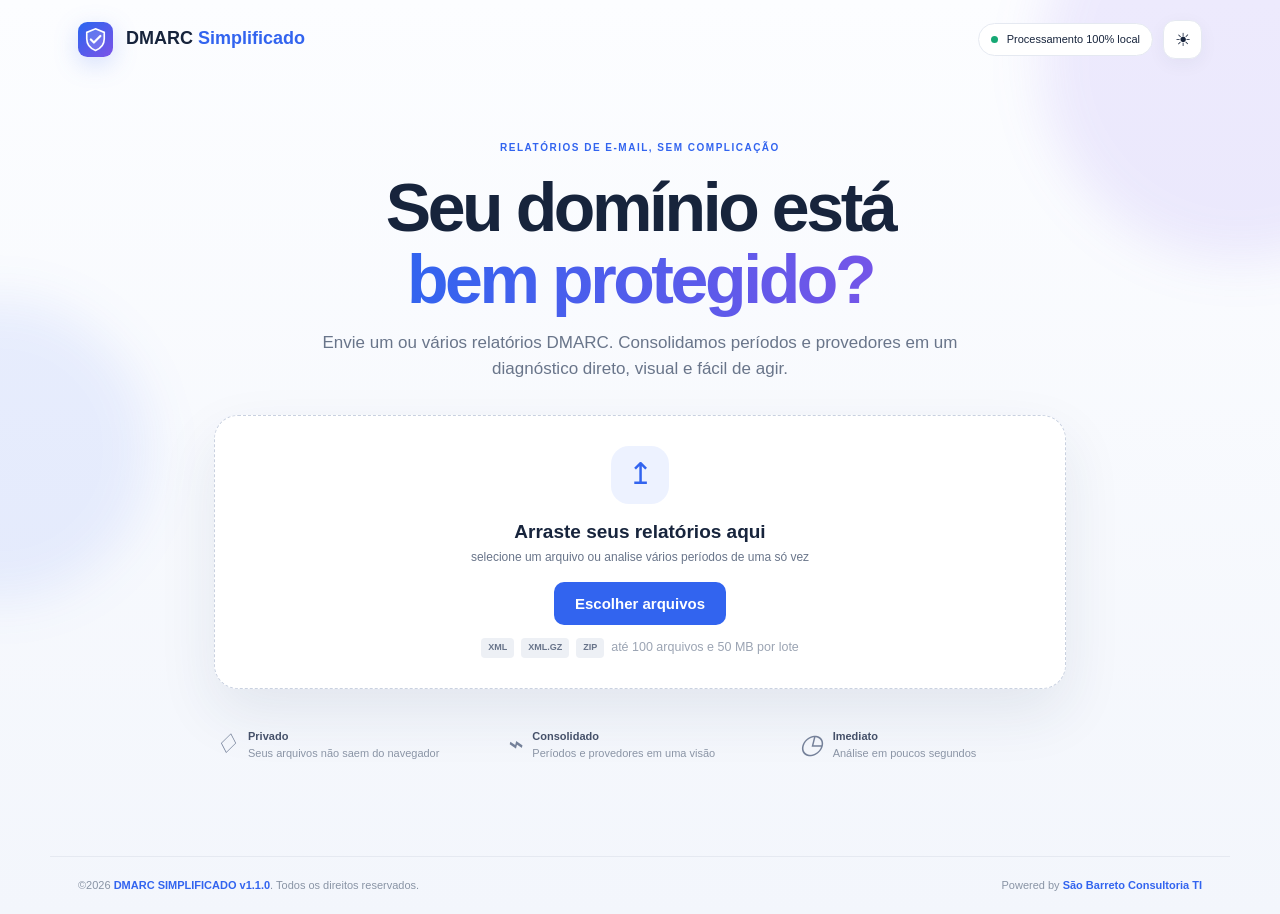
<file: index.html>
<!doctype html>
<html lang="pt-BR">
<head>
  <meta charset="utf-8">
  <meta name="viewport" content="width=device-width,initial-scale=1">
  <meta name="description" content="Leitor privado e simplificado de relatórios DMARC">
  <title>DMARC Simplificado</title>
  <link rel="icon" href="assets/images/favicon.svg" type="image/svg+xml">
  <script>document.documentElement.dataset.theme=localStorage.getItem("dmarc-theme")||(matchMedia("(prefers-color-scheme: dark)").matches?"dark":"light")</script>
  <link rel="stylesheet" href="assets/css/style.css">
  <link rel="stylesheet" href="assets/css/theme.css">
  <link rel="stylesheet" href="assets/css/batch.css">
</head>
<body>
  <div class="glow g1"></div><div class="glow g2"></div>
  <header>
    <a class="brand" href="#"><img class="brand-icon" src="assets/images/favicon.svg" alt=""> DMARC <b>Simplificado</b></a>
    <div class="header-actions"><span class="privacy"><i></i> Processamento 100% local</span><button class="theme-toggle" id="themeToggle" type="button" aria-label="Alternar tema"><span class="sun">☀</span><span class="moon">☾</span></button></div>
  </header>
  <main>
    <section class="hero" id="inicio">
      <span class="kicker">RELATÓRIOS DE E-MAIL, SEM COMPLICAÇÃO</span>
      <h1>Seu domínio está<br><em>bem protegido?</em></h1>
      <p>Envie um ou vários relatórios DMARC. Consolidamos períodos e provedores em um diagnóstico direto, visual e fácil de agir.</p>
      <div class="upload" id="dropZone">
        <span class="upload-icon">↥</span>
        <div><h2>Arraste seus relatórios aqui</h2><p>selecione um arquivo ou analise vários períodos de uma só vez</p></div>
        <label for="fileInput">Escolher arquivos</label>
        <input id="fileInput" type="file" accept=".xml,.gz,.zip" multiple hidden>
        <div class="types"><b>XML</b><b>XML.GZ</b><b>ZIP</b><small>até 100 arquivos e 50 MB por lote</small></div>
      </div>
      <div class="error" id="errorMessage" role="alert" aria-live="polite"></div>
      <div class="trust"><div><i>♢</i><span><b>Privado</b>Seus arquivos não saem do navegador</span></div><div><i>⌁</i><span><b>Consolidado</b>Períodos e provedores em uma visão</span></div><div><i>◷</i><span><b>Imediato</b>Análise em poucos segundos</span></div></div>
    </section>

    <section class="results" id="results" hidden>
      <div class="result-head"><div><span class="kicker">ANÁLISE CONCLUÍDA</span><h2>Visão consolidada</h2></div><button id="newAnalysis">＋ Nova análise</button></div>
      <div class="batch-overview">
        <div><small>Relatórios válidos</small><strong id="reportCount">0</strong><span id="duplicateCount"></span></div>
        <div><small>Período consolidado</small><strong id="batchPeriod">—</strong><span>sem somar arquivos duplicados</span></div>
        <div><small>Domínios</small><strong id="domainCount">0</strong><span id="domainNames"></span></div>
        <div><small>Provedores</small><strong id="providerCount">0</strong><span id="providerNames"></span></div>
      </div>
      <article class="summary health-summary"><div class="health-indicators"><div><div class="score" id="authRing"><span><strong id="authValue">0</strong><small>%</small></span></div><small>Saúde da autenticação</small></div><div class="policy-indicator"><small>Nível da política DMARC</small><strong id="policyLevel">—</strong><div class="policy-track"><i id="policyBar"></i></div><span id="policyHint"></span></div></div><div><span class="badge" id="statusBadge"></span><h3 id="summaryTitle"></h3><p id="summaryText"></p></div><div class="domain"><small>Escopo analisado</small><b id="domainValue"></b><span id="periodValue"></span></div></article>
      <div class="metrics"><article><i>✉</i><small>Mensagens avaliadas</small><strong id="totalMessages"></strong><p>em todos os relatórios</p></article><article><i>✓</i><small>Autenticação aprovada</small><strong id="passRate"></strong><p>ponderada pelo volume</p></article><article><i>!</i><small>Fontes com atenção</small><strong id="attentionSources"></strong><p>combinações de IP e domínio</p></article><article><i>◈</i><small>Políticas encontradas</small><strong id="policyValue"></strong><p id="policyPercent"></p></article></div>
      <article class="panel dns-panel">
        <div class="dns-intro"><div class="panel-title"><i>⌁</i><div><small>COMPARAÇÃO OPCIONAL</small><h3>Configuração DNS atual</h3></div></div><p>Compare o relatório histórico com os registros publicados agora. A consulta só acontece quando você solicitar e requer conexão com a internet.</p></div>
        <div class="dns-controls"><label>Domínio<select id="dnsDomainSelect"></select></label><button id="dnsCheck" type="button">Verificar configuração DNS atual</button></div>
        <p class="dns-privacy">Ao continuar, somente os nomes DNS do domínio e dos seletores DKIM serão enviados ao Google Public DNS ou, como alternativa, à Cloudflare. O conteúdo dos relatórios não é transmitido.</p>
        <div class="dns-status" id="dnsStatus" role="status" aria-live="polite"></div>
        <div class="dns-results" id="dnsResults" hidden>
          <article><span class="dns-type">DMARC</span><strong id="dnsDmarcTitle"></strong><p id="dnsDmarcText"></p><code id="dnsDmarcRecord"></code></article>
          <article><span class="dns-type">SPF</span><strong id="dnsSpfTitle"></strong><p id="dnsSpfText"></p><code id="dnsSpfRecord"></code></article>
          <article class="dns-dkim-card"><span class="dns-type">DKIM</span><strong id="dnsDkimTitle"></strong><p id="dnsDkimText"></p><div id="dnsDkimRecords"></div></article>
        </div>
      </article>
      <div class="columns"><article class="panel"><div class="panel-title"><i>◎</i><div><small>O QUE FAZER AGORA?</small><h3 id="actionTitle"></h3></div></div><div id="actionsList"></div></article><article class="panel"><div class="panel-title"><i>⌁</i><div><small>SOBRE OS RELATÓRIOS</small><h3>Quem enviou e quando</h3></div></div><div class="provider-summary" id="providerSummary"></div><dl id="reportMeta"></dl></article></div>
      <article class="panel sources">
        <div class="source-head"><div><span class="kicker">DETALHAMENTO TÉCNICO</span><h3>Fontes que enviaram mensagens</h3></div><span id="sourceCount"></span></div>
        <div class="filters"><label>Domínio<select id="domainFilter"><option value="">Todos</option></select></label><label>Provedor<select id="providerFilter"><option value="">Todos</option></select></label><label>Resultado<select id="statusFilter"><option value="">Todos</option><option value="pass">Aprovados</option><option value="fail">Com atenção</option></select></label><button id="clearFilters">Limpar filtros</button></div>
        <div class="table"><table><thead><tr><th>Provedor</th><th>Domínio</th><th>IP de origem</th><th>Volume</th><th>DKIM</th><th>SPF</th><th>Disposição</th><th>Diagnóstico</th></tr></thead><tbody id="sourceRows"></tbody></table></div>
        <p class="empty-filter" id="emptyFilter" hidden>Nenhuma fonte corresponde aos filtros selecionados.</p>
      </article>
      <article class="panel reports-panel"><div class="source-head"><div><span class="kicker">ARQUIVOS DO LOTE</span><h3>Detalhes por relatório</h3></div><span id="visibleReportCount"></span></div><div id="reportList" class="report-list"></div></article>
      <details class="panel glossary"><summary><span><b>?</b> O que significam DKIM, SPF e DMARC?</span><span>⌄</span></summary><div><p><b>SPF</b> lista quais servidores podem enviar e-mails pelo domínio.</p><p><b>DKIM</b> usa uma assinatura digital para comprovar origem e integridade.</p><p><b>DMARC</b> verifica o alinhamento e define o tratamento de falhas.</p></div></details>
    </section>
  </main>
  <footer><span>©2026 <a class="version-link" href="changelog.html" title="Ver histórico de versões">DMARC SIMPLIFICADO v1.1.0</a>. Todos os direitos reservados.</span><span>Powered by <a href="https://saobarreto.com.br" target="_blank" rel="noopener noreferrer">São Barreto Consultoria TI</a></span></footer>
  <script src="assets/js/theme.js?v=1.1.0"></script>
  <script src="assets/js/provider.js?v=1.1.0"></script>
  <script src="assets/js/app.js?v=1.1.0"></script>
</body>
</html>
</file>
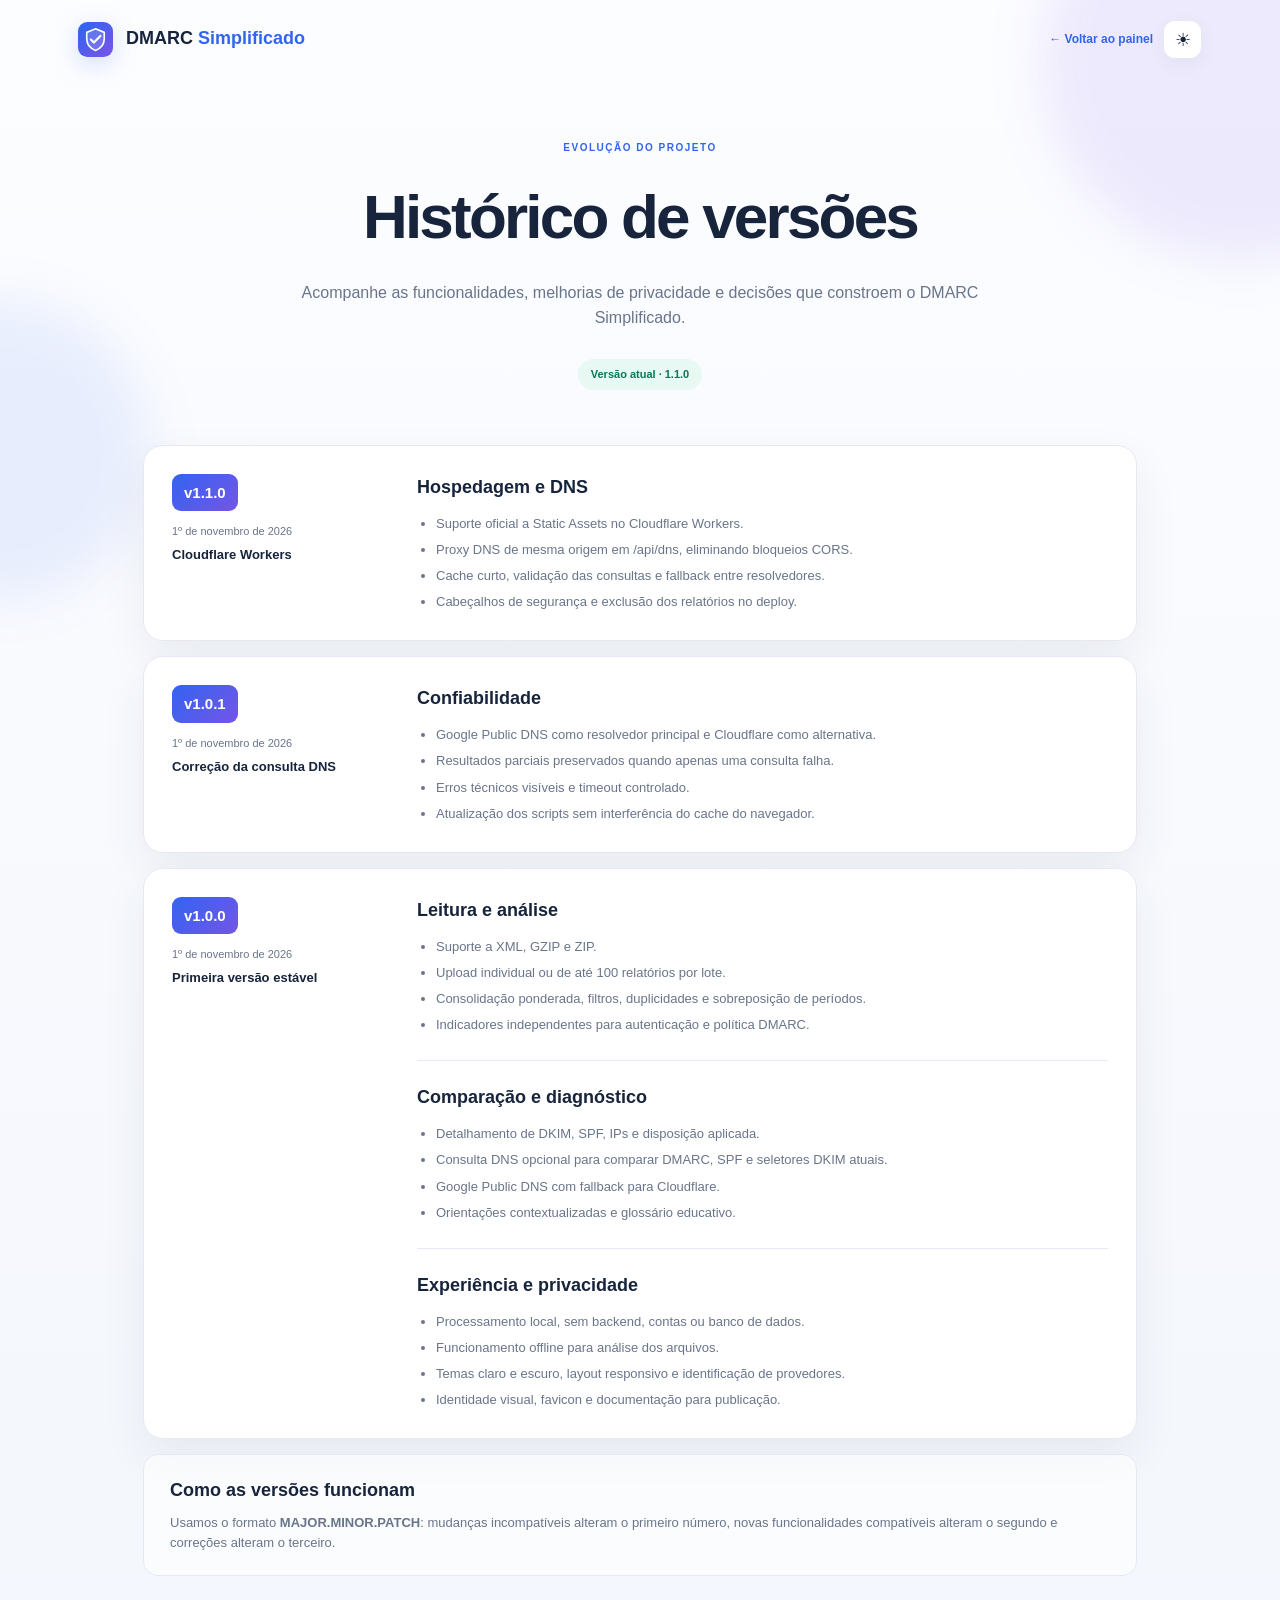
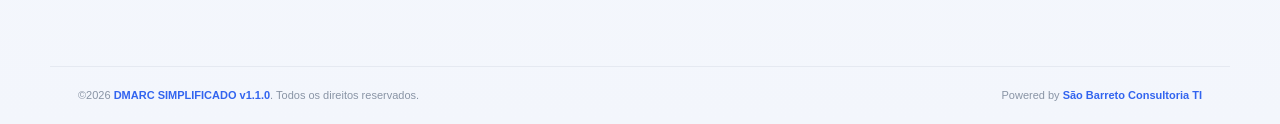
<file: changelog.html>
<!doctype html>
<html lang="pt-BR">
<head>
  <meta charset="utf-8">
  <meta name="viewport" content="width=device-width,initial-scale=1">
  <meta name="description" content="Histórico de versões do DMARC Simplificado">
  <title>Changelog · DMARC Simplificado</title>
  <link rel="icon" href="assets/images/favicon.svg" type="image/svg+xml">
  <script>document.documentElement.dataset.theme=localStorage.getItem("dmarc-theme")||(matchMedia("(prefers-color-scheme: dark)").matches?"dark":"light")</script>
  <link rel="stylesheet" href="assets/css/style.css">
  <link rel="stylesheet" href="assets/css/theme.css">
  <link rel="stylesheet" href="assets/css/changelog.css">
  <style>.release+.release{margin-top:15px}</style>
</head>
<body>
  <div class="glow g1"></div><div class="glow g2"></div>
  <header><a class="brand" href="index.html"><img class="brand-icon" src="assets/images/favicon.svg" alt=""> DMARC <b>Simplificado</b></a><div class="header-actions"><a class="back-link" href="index.html">← Voltar ao painel</a><button class="theme-toggle" id="themeToggle" type="button" aria-label="Alternar tema"><span class="sun">☀</span><span class="moon">☾</span></button></div></header>
  <main class="changelog-page">
    <section class="changelog-hero"><span class="kicker">EVOLUÇÃO DO PROJETO</span><h1>Histórico de versões</h1><p>Acompanhe as funcionalidades, melhorias de privacidade e decisões que constroem o DMARC Simplificado.</p><span class="current-version">Versão atual · 1.1.0</span></section>
    <article class="release">
      <aside><span class="release-tag">v1.1.0</span><time datetime="2026-11-01">1º de novembro de 2026</time><b>Cloudflare Workers</b></aside>
      <div class="release-content"><section><h2>Hospedagem e DNS</h2><ul><li>Suporte oficial a Static Assets no Cloudflare Workers.</li><li>Proxy DNS de mesma origem em /api/dns, eliminando bloqueios CORS.</li><li>Cache curto, validação das consultas e fallback entre resolvedores.</li><li>Cabeçalhos de segurança e exclusão dos relatórios no deploy.</li></ul></section></div>
    </article>
    <article class="release">
      <aside><span class="release-tag">v1.0.1</span><time datetime="2026-11-01">1º de novembro de 2026</time><b>Correção da consulta DNS</b></aside>
      <div class="release-content"><section><h2>Confiabilidade</h2><ul><li>Google Public DNS como resolvedor principal e Cloudflare como alternativa.</li><li>Resultados parciais preservados quando apenas uma consulta falha.</li><li>Erros técnicos visíveis e timeout controlado.</li><li>Atualização dos scripts sem interferência do cache do navegador.</li></ul></section></div>
    </article>
    <article class="release">
      <aside><span class="release-tag">v1.0.0</span><time datetime="2026-11-01">1º de novembro de 2026</time><b>Primeira versão estável</b></aside>
      <div class="release-content">
        <section><h2>Leitura e análise</h2><ul><li>Suporte a XML, GZIP e ZIP.</li><li>Upload individual ou de até 100 relatórios por lote.</li><li>Consolidação ponderada, filtros, duplicidades e sobreposição de períodos.</li><li>Indicadores independentes para autenticação e política DMARC.</li></ul></section>
        <section><h2>Comparação e diagnóstico</h2><ul><li>Detalhamento de DKIM, SPF, IPs e disposição aplicada.</li><li>Consulta DNS opcional para comparar DMARC, SPF e seletores DKIM atuais.</li><li>Google Public DNS com fallback para Cloudflare.</li><li>Orientações contextualizadas e glossário educativo.</li></ul></section>
        <section><h2>Experiência e privacidade</h2><ul><li>Processamento local, sem backend, contas ou banco de dados.</li><li>Funcionamento offline para análise dos arquivos.</li><li>Temas claro e escuro, layout responsivo e identificação de provedores.</li><li>Identidade visual, favicon e documentação para publicação.</li></ul></section>
      </div>
    </article>
    <section class="versioning-note"><h2>Como as versões funcionam</h2><p>Usamos o formato <b>MAJOR.MINOR.PATCH</b>: mudanças incompatíveis alteram o primeiro número, novas funcionalidades compatíveis alteram o segundo e correções alteram o terceiro.</p></section>
  </main>
  <footer><span>©2026 <a class="version-link" href="changelog.html" title="Ver histórico de versões">DMARC SIMPLIFICADO v1.1.0</a>. Todos os direitos reservados.</span><span>Powered by <a href="https://saobarreto.com.br" target="_blank" rel="noopener noreferrer">São Barreto Consultoria TI</a></span></footer>
  <script src="assets/js/theme.js?v=1.1.0"></script>
</body>
</html>
</file>
<file: assets/css/style.css>
:root{--ink:#17243c;--muted:#69758a;--line:#e5e9f1;--blue:#3264ef;--purple:#7455e8;--green:#16a874;--amber:#db941c;--paper:#fff}*{box-sizing:border-box}html{scroll-behavior:smooth}body{margin:0;color:var(--ink);background:linear-gradient(#fcfdff,#f3f6fc);font:15px/1.55 Arial,sans-serif;min-height:100vh}.glow{position:fixed;border-radius:50%;filter:blur(25px);z-index:-1}.g1{width:400px;height:400px;background:#7355e81c;right:-160px;top:-140px}.g2{width:300px;height:300px;background:#3264ef16;left:-150px;top:300px}header,footer{max-width:1180px;margin:auto;padding:20px 28px;display:flex;justify-content:space-between;align-items:center}.brand{color:var(--ink);font-size:18px;font-weight:800;text-decoration:none}.brand>i{display:inline-grid;place-items:center;width:35px;height:35px;background:linear-gradient(135deg,var(--blue),var(--purple));color:#fff;border-radius:11px;font-style:normal;margin-right:8px}.brand b{color:var(--blue)}.privacy{background:#fff;border:1px solid var(--line);border-radius:99px;padding:7px 12px;font-size:11px}.privacy i{display:inline-block;width:7px;height:7px;background:var(--green);border-radius:50%;margin-right:6px}.hero{max-width:900px;margin:55px auto 90px;text-align:center;padding:0 24px}.kicker{color:var(--blue);font-size:10px;font-weight:800;letter-spacing:.15em}.hero h1{font-size:clamp(42px,6vw,68px);line-height:1.05;letter-spacing:-.05em;margin:15px 0}.hero h1 em{font-style:normal;color:transparent;background:linear-gradient(90deg,var(--blue),var(--purple));background-clip:text}.hero>p{max-width:650px;margin:0 auto 32px;color:var(--muted);font-size:17px}h2,h3{margin:0}.upload{background:#ffffffeb;border:1px dashed #c9d1e0;border-radius:24px;padding:30px;min-height:225px;display:flex;flex-direction:column;justify-content:center;align-items:center;gap:13px;box-shadow:0 24px 60px #263a5c17;transition:.2s}.upload.drag{border-color:var(--blue);transform:translateY(-3px)}.upload-icon{display:grid;place-items:center;width:58px;height:58px;border-radius:18px;background:#edf2ff;color:var(--blue);font-size:30px}.upload h2{font-size:19px}.upload p{margin:2px 0;color:var(--muted);font-size:12px}.upload label{background:var(--blue);color:#fff;padding:10px 21px;border-radius:10px;font-weight:700;cursor:pointer}.types{display:flex;gap:7px;align-items:center}.types b{font-size:9px;padding:3px 7px;background:#edf0f5;border-radius:4px;color:#68748a}.types small{color:#9ba4b3}.error{display:none;background:#ffedef;color:#a73b44;padding:10px;margin:12px auto;border-radius:9px}.error.show{display:block}.trust{display:grid;grid-template-columns:repeat(3,1fr);gap:25px;margin-top:35px;text-align:left}.trust>div{display:flex;align-items:center;gap:10px}.trust i{font-size:27px;color:#748099}.trust span{font-size:11px;color:#8a94a5}.trust b{display:block;color:#445069}.results{max-width:1180px;margin:0 auto 80px;padding:0 28px}.result-head,.source-head{display:flex;justify-content:space-between;align-items:end;margin-bottom:20px}.result-head h2{font-size:29px}.result-head button{border:0;background:none;color:var(--blue);font-weight:700;cursor:pointer}.summary,.panel,.metrics article{background:#fff;border:1px solid var(--line);box-shadow:0 12px 35px #2835500d}.summary{border-radius:21px;padding:26px 30px;display:grid;grid-template-columns:auto 1fr auto;gap:27px;align-items:center}.score{--score:0;width:105px;height:105px;border-radius:50%;display:grid;place-items:center;background:conic-gradient(var(--green) calc(var(--score)*1%),#edf0f5 0);position:relative}.score:after{content:"";position:absolute;inset:9px;background:#fff;border-radius:50%}.score span{z-index:1}.score strong{font-size:29px}.score small{color:#9099a9}.badge{display:inline-block;font-size:10px;font-weight:800;padding:4px 8px;border-radius:99px;margin-bottom:6px}.badge.good{background:#e5f8f0;color:#087953}.badge.warn{background:#fff3d7;color:#94610d}.badge.bad{background:#ffecef;color:#aa3c45}.summary h3{font-size:21px}.summary p{margin:7px 0 0;color:var(--muted)}.domain{text-align:right;border-left:1px solid var(--line);padding-left:28px}.domain>*{display:block}.domain small,.domain span{font-size:11px;color:#8c96a7}.metrics{display:grid;grid-template-columns:repeat(4,1fr);gap:14px;margin:14px 0}.metrics article{border-radius:15px;padding:19px;position:relative}.metrics article>i{position:absolute;right:16px;top:16px;background:#edf2ff;color:var(--blue);width:29px;height:29px;border-radius:9px;display:grid;place-items:center;font-style:normal;font-weight:800}.metrics small{display:block;color:#7f8a9c}.metrics strong{display:block;font-size:25px;margin-top:7px;text-transform:capitalize}.metrics p{font-size:11px;color:#9aa3b2;margin:0}.columns{display:grid;grid-template-columns:1.55fr 1fr;gap:14px;margin-bottom:14px}.panel{border-radius:16px;padding:22px}.panel-title{display:flex;align-items:center;gap:12px;border-bottom:1px solid var(--line);padding-bottom:15px}.panel-title>i{display:grid;place-items:center;width:38px;height:38px;border-radius:11px;background:#e7f8f1;color:var(--green);font-style:normal}.panel-title small{color:#8c96a7;font-size:10px}.panel-title h3{font-size:16px}.action{display:grid;grid-template-columns:22px 1fr;gap:10px;padding-top:14px}.action>i{display:grid;place-items:center;width:21px;height:21px;border-radius:50%;background:#e5f8f0;color:var(--green);font-style:normal;font-size:10px;font-weight:bold}.action.warn>i{background:#fff2d4;color:var(--amber)}.action p{margin:2px 0;color:var(--muted);font-size:12px}.action b{font-size:13px}dl{display:grid;grid-template-columns:auto 1fr;gap:10px 12px;font-size:12px}dt{color:#8a95a7}dd{margin:0;text-align:right;font-weight:bold;word-break:break-word}.sources{margin-bottom:14px}.source-head h3{font-size:19px}.source-head>span{background:#edf2ff;color:var(--blue);padding:5px 9px;border-radius:99px;font-size:11px}.table{overflow:auto}table{width:100%;border-collapse:collapse;font-size:12px}th{text-align:left;background:#f6f8fb;color:#8490a2;padding:10px}td{padding:12px 10px;border-bottom:1px solid #edf0f5}.tag{padding:4px 8px;border-radius:99px;font-size:10px;font-weight:bold}.pass{background:#e5f8f0;color:#087953}.fail{background:#ffecef;color:#aa3c45}.neutral{background:#eef1f5;color:#68748a}.glossary{padding:0}.glossary summary{display:flex;justify-content:space-between;padding:18px 22px;cursor:pointer;font-weight:bold;list-style:none}.glossary summary b{display:inline-grid;place-items:center;width:22px;height:22px;border-radius:50%;background:#edf2ff;color:var(--blue);margin-right:8px}.glossary>div{display:grid;grid-template-columns:repeat(3,1fr);gap:20px;padding:0 22px 20px;color:var(--muted);font-size:12px}.glossary p{margin:0}footer{border-top:1px solid var(--line);color:#8994a5;font-size:11px}@media(max-width:800px){.metrics{grid-template-columns:1fr 1fr}.columns{grid-template-columns:1fr}.summary{grid-template-columns:auto 1fr}.domain{grid-column:1/-1;text-align:left;border:0;border-top:1px solid var(--line);padding:15px 0 0}}@media(max-width:560px){.privacy{display:none}.hero{margin-top:30px}.trust,.metrics,.glossary>div{grid-template-columns:1fr}.results{padding:0 14px}.result-head{display:block}.result-head button{padding:12px 0}.summary{grid-template-columns:1fr;text-align:center}.score{margin:auto}.domain{text-align:center}.columns{display:block}.columns .panel{margin-bottom:14px}footer{display:block;text-align:center}footer span{display:block;margin-top:5px}}
</file>
<file: assets/css/theme.css>
/* Temas e identidade do DMARC Simplificado */
.brand-icon{display:inline-block;width:35px;height:35px;object-fit:contain;vertical-align:middle;margin-right:8px;filter:drop-shadow(0 7px 12px rgba(50,100,239,.2))}
.header-actions{display:flex;align-items:center;gap:10px}.theme-toggle{width:39px;height:39px;padding:0;border:1px solid var(--line);border-radius:12px;background:var(--paper);color:var(--ink);cursor:pointer;display:grid;place-items:center;font-size:18px;box-shadow:0 5px 18px #2533540d;transition:transform .2s,background .2s}.theme-toggle:hover{transform:translateY(-2px)}.theme-toggle .moon{display:none}.theme-toggle .sun{display:block}footer a{color:var(--blue);font-weight:700;text-decoration:none}footer a:hover{text-decoration:underline}
html[data-theme="dark"]{color-scheme:dark;--ink:#edf2ff;--muted:#aab4c8;--line:#2d3950;--blue:#7192ff;--purple:#9a82ff;--green:#42d39e;--amber:#f2b849;--paper:#172237}html[data-theme="dark"] body{background:linear-gradient(180deg,#101827,#111b2d 60%,#0d1523)}html[data-theme="dark"] .g1{background:#7757ed22}html[data-theme="dark"] .g2{background:#3264ef1c}html[data-theme="dark"] .privacy,html[data-theme="dark"] .upload,html[data-theme="dark"] .summary,html[data-theme="dark"] .panel,html[data-theme="dark"] .metrics article{background:#172237f2;border-color:var(--line);box-shadow:0 18px 45px #05091238}html[data-theme="dark"] .upload-icon,html[data-theme="dark"] .metrics article>i,html[data-theme="dark"] .source-head>span,html[data-theme="dark"] .glossary summary b{background:#233557}html[data-theme="dark"] .types b,html[data-theme="dark"] .neutral{background:#27344a;color:#bec7d7}html[data-theme="dark"] .score:after{background:#172237}html[data-theme="dark"] th{background:#202c40;color:#aeb8ca}html[data-theme="dark"] td{border-color:#2a364b}html[data-theme="dark"] .badge.good,html[data-theme="dark"] .pass,html[data-theme="dark"] .action>i{background:#153e34;color:#65dfb1}html[data-theme="dark"] .badge.warn,html[data-theme="dark"] .action.warn>i{background:#493a1c;color:#ffd37b}html[data-theme="dark"] .badge.bad,html[data-theme="dark"] .fail,html[data-theme="dark"] .error{background:#4c252d;color:#ff9ca5}html[data-theme="dark"] .panel-title>i{background:#153e34}html[data-theme="dark"] .theme-toggle .sun{display:none}html[data-theme="dark"] .theme-toggle .moon{display:block}
.provider-identity{display:flex;align-items:center;gap:13px;padding:16px 0 14px;border-bottom:1px solid var(--line)}.provider-logo{position:relative;width:48px;height:48px;flex:0 0 48px;border-radius:14px;background:#f1f4fa;display:grid;place-items:center;overflow:hidden;color:var(--blue);font-size:19px;font-weight:800}.provider-logo img{position:absolute;inset:11px;width:26px;height:26px}.provider-identity>span:last-child>*{display:block}.provider-identity small{color:var(--muted);font-size:10px;text-transform:uppercase;letter-spacing:.08em}.provider-identity strong{font-size:15px;margin:1px 0}.provider-identity em{color:var(--muted);font-size:11px;font-style:normal}html[data-theme="dark"] .provider-logo{background:#233557}html[data-theme="dark"] .provider-logo img{filter:brightness(0) invert(1)}
@media(max-width:560px){.header-actions{gap:6px}.theme-toggle{width:37px;height:37px}footer span{line-height:1.6}}
</file>
<file: assets/css/batch.css>
.batch-overview{display:grid;grid-template-columns:repeat(4,1fr);gap:14px;margin-bottom:14px}.batch-overview>div{background:linear-gradient(145deg,#fff,#f9faff);border:1px solid var(--line);border-radius:15px;padding:17px 19px;box-shadow:0 10px 28px #2835500a}.batch-overview small,.batch-overview span{display:block;color:var(--muted)}.batch-overview small{font-size:10px;text-transform:uppercase;letter-spacing:.08em}.batch-overview strong{display:block;font-size:18px;margin:5px 0 2px;white-space:nowrap;overflow:hidden;text-overflow:ellipsis}.batch-overview span{font-size:10px;white-space:nowrap;overflow:hidden;text-overflow:ellipsis}
.health-summary{grid-template-columns:minmax(255px,auto) 1fr auto}.health-indicators{display:flex;align-items:center;gap:20px}.health-indicators>div:first-child{text-align:center}.health-indicators>div:first-child>small{display:block;max-width:105px;margin-top:6px;color:var(--muted);font-size:9px;text-transform:uppercase;letter-spacing:.06em;line-height:1.3}.policy-indicator{width:170px}.policy-indicator>*{display:block}.policy-indicator>small{color:var(--muted);font-size:9px;text-transform:uppercase;letter-spacing:.06em}.policy-indicator>strong{font-size:13px;margin:5px 0}.policy-indicator>span{font-size:10px;color:var(--muted);line-height:1.35}.policy-track{height:6px;background:#e8ecf3;border-radius:99px;overflow:hidden;margin:8px 0}.policy-track i{display:block;height:100%;width:0;border-radius:inherit;background:linear-gradient(90deg,var(--amber),var(--green));transition:width .4s ease}
.filters{display:grid;grid-template-columns:repeat(3,minmax(140px,1fr)) auto;gap:10px;align-items:end;padding:15px 0}.filters label{font-size:10px;color:var(--muted);text-transform:uppercase;letter-spacing:.07em;font-weight:700}.filters select{display:block;width:100%;margin-top:5px;padding:9px 32px 9px 10px;border:1px solid var(--line);border-radius:9px;background:var(--paper);color:var(--ink);font:12px Arial,sans-serif}.filters button{height:36px;padding:0 14px;border:1px solid var(--line);border-radius:9px;background:transparent;color:var(--blue);font-weight:700;cursor:pointer}.empty-filter{text-align:center;color:var(--muted);padding:20px}.provider-cell{display:flex;align-items:center;gap:8px;white-space:nowrap}.provider-logo.compact{width:29px;height:29px;flex-basis:29px;border-radius:8px;font-size:11px}.provider-logo.compact img{inset:7px;width:15px;height:15px}
.reports-panel{margin:14px 0}.report-list{display:grid;gap:9px}.report-item{border:1px solid var(--line);border-radius:12px;overflow:hidden;background:#fbfcff}.report-item summary{list-style:none;display:grid;grid-template-columns:auto 1fr auto auto auto;gap:12px;align-items:center;padding:12px 14px;cursor:pointer}.report-item summary::-webkit-details-marker{display:none}.report-main>*{display:block}.report-main small{color:var(--muted);font-size:11px}.report-rate{font-size:11px;font-weight:800;padding:4px 8px;border-radius:99px}.report-rate.good{background:#e5f8f0;color:#087953}.report-rate.warn{background:#fff3d7;color:#94610d}.report-rate.bad{background:#ffecef;color:#aa3c45}.report-volume{font-size:11px;color:var(--muted);min-width:65px;text-align:right}.report-arrow{color:var(--muted);transition:transform .2s}.report-item[open] .report-arrow{transform:rotate(180deg)}.report-detail{display:grid;grid-template-columns:2fr 1fr .6fr 1.5fr;gap:15px;border-top:1px solid var(--line);padding:13px 55px;background:#f7f9fc}.report-detail span>*{display:block}.report-detail small{color:var(--muted);font-size:10px;text-transform:uppercase}.report-detail b{font-size:11px;word-break:break-all}
html[data-theme="dark"] .batch-overview>div,html[data-theme="dark"] .report-item{background:#172237;border-color:var(--line)}html[data-theme="dark"] .report-detail{background:#131d30}html[data-theme="dark"] .report-rate.good{background:#153e34;color:#65dfb1}html[data-theme="dark"] .report-rate.warn{background:#493a1c;color:#ffd37b}html[data-theme="dark"] .report-rate.bad{background:#4c252d;color:#ff9ca5}html[data-theme="dark"] .policy-track{background:#2b3850}
.provider-summary{display:flex;flex-wrap:wrap;gap:7px;padding:14px 0 2px}.provider-chip{display:inline-flex;align-items:center;gap:7px;padding:5px 9px 5px 5px;border:1px solid var(--line);border-radius:10px;background:#f8faff;font-size:11px}.provider-chip .provider-logo{background:#fff}html[data-theme="dark"] .provider-chip{background:#202c40}html[data-theme="dark"] .provider-chip .provider-logo{background:#233557}
.dns-panel{margin:14px 0}.dns-intro{display:grid;grid-template-columns:minmax(260px,.8fr) 1.2fr;gap:25px;align-items:center}.dns-intro .panel-title{border:0;padding:0}.dns-intro>p{margin:0;color:var(--muted);font-size:12px}.dns-controls{display:grid;grid-template-columns:minmax(180px,1fr) auto;gap:10px;align-items:end;margin-top:16px}.dns-controls label{font-size:10px;color:var(--muted);text-transform:uppercase;letter-spacing:.07em;font-weight:700}.dns-controls select{display:block;width:100%;margin-top:5px;padding:10px;border:1px solid var(--line);border-radius:9px;background:var(--paper);color:var(--ink)}.dns-controls button{height:39px;padding:0 18px;border:0;border-radius:9px;background:var(--blue);color:#fff;font-weight:700;cursor:pointer}.dns-controls button:disabled{opacity:.65;cursor:wait}.dns-privacy{margin:8px 0 0;color:var(--muted);font-size:10px}.dns-status{min-height:0;margin-top:10px;font-size:12px}.dns-status.loading{color:var(--blue)}.dns-status.success{color:var(--green)}.dns-status.error{color:#b6424c}.dns-results{display:grid;grid-template-columns:1fr 1fr 1.15fr;gap:10px;margin-top:14px}.dns-results>article{border:1px solid var(--line);border-radius:12px;padding:15px;background:#fafbfe;border-top:3px solid var(--line)}.dns-results>article.dns-ok{border-top-color:var(--green)}.dns-results>article.dns-warn{border-top-color:var(--amber)}.dns-results>article.dns-error{border-top-color:#df5961}.dns-type{font-size:9px;letter-spacing:.1em;color:var(--muted);font-weight:800}.dns-results strong{display:block;margin:5px 0;font-size:13px}.dns-results p{font-size:11px;color:var(--muted);margin:0 0 9px}.dns-results code{display:block;max-height:70px;overflow:auto;padding:8px;border-radius:7px;background:#eef1f6;color:var(--ink);font-size:9px;word-break:break-all;white-space:normal}.dns-selector{display:flex;justify-content:space-between;gap:8px;padding:6px 0;border-top:1px solid var(--line);font-size:10px}.dns-selector small{color:var(--muted)}.dns-selector.ok small{color:var(--green)}.dns-selector.missing small{color:#b6424c}
html[data-theme="dark"] .dns-results>article{background:#131d30}html[data-theme="dark"] .dns-results code{background:#202c40}
@media(max-width:900px){.batch-overview{grid-template-columns:1fr 1fr}.filters{grid-template-columns:1fr 1fr}.report-detail{grid-template-columns:1fr 1fr;padding:13px 20px}.health-summary{grid-template-columns:1fr}.health-indicators{justify-content:center}.health-summary .domain{text-align:center}.dns-results{grid-template-columns:1fr 1fr}.dns-dkim-card{grid-column:1/-1}}
@media(max-width:560px){.batch-overview{grid-template-columns:1fr}.filters{grid-template-columns:1fr}.report-item summary{grid-template-columns:auto 1fr auto}.report-volume{display:none}.report-arrow{display:none}.report-detail{grid-template-columns:1fr}.provider-cell b{display:none}.health-indicators{align-items:flex-start;gap:14px}.policy-indicator{width:min(180px,52vw);text-align:left}.dns-intro,.dns-controls,.dns-results{grid-template-columns:1fr}.dns-dkim-card{grid-column:auto}}
</file>
<file: assets/css/changelog.css>
.back-link{color:var(--blue);text-decoration:none;font-size:12px;font-weight:700}.changelog-page{max-width:1050px;margin:55px auto 90px;padding:0 28px}.changelog-hero{text-align:center;max-width:720px;margin:0 auto 55px}.changelog-hero h1{font-size:clamp(38px,6vw,62px);letter-spacing:-.045em;margin:12px 0}.changelog-hero p{color:var(--muted);font-size:16px}.current-version{display:inline-block;margin-top:12px;padding:7px 13px;border-radius:99px;background:#e8f8f2;color:#087953;font-size:11px;font-weight:800}.release{display:grid;grid-template-columns:210px 1fr;gap:35px;background:var(--paper);border:1px solid var(--line);border-radius:20px;padding:28px;box-shadow:0 18px 45px #26365012}.release aside>*{display:block}.release-tag{display:inline-block!important;width:max-content;background:linear-gradient(135deg,var(--blue),var(--purple));color:white;padding:7px 12px;border-radius:9px;font-weight:800}.release time{color:var(--muted);font-size:11px;margin:12px 0 5px}.release aside b{font-size:13px}.release-content{display:grid;gap:25px}.release-content section+section{border-top:1px solid var(--line);padding-top:23px}.release-content h2,.versioning-note h2{font-size:18px}.release-content ul{margin:12px 0 0;padding-left:19px;color:var(--muted);font-size:13px}.release-content li+li{margin-top:6px}.versioning-note{margin-top:15px;padding:22px 26px;border:1px solid var(--line);border-radius:15px;background:#ffffff9e}.versioning-note p{color:var(--muted);margin:8px 0 0;font-size:13px}html[data-theme="dark"] .release,html[data-theme="dark"] .versioning-note{background:#172237f2}html[data-theme="dark"] .current-version{background:#153e34;color:#65dfb1}@media(max-width:700px){.release{grid-template-columns:1fr}.changelog-page{margin-top:35px;padding:0 15px}.back-link{display:none}}
</file>
